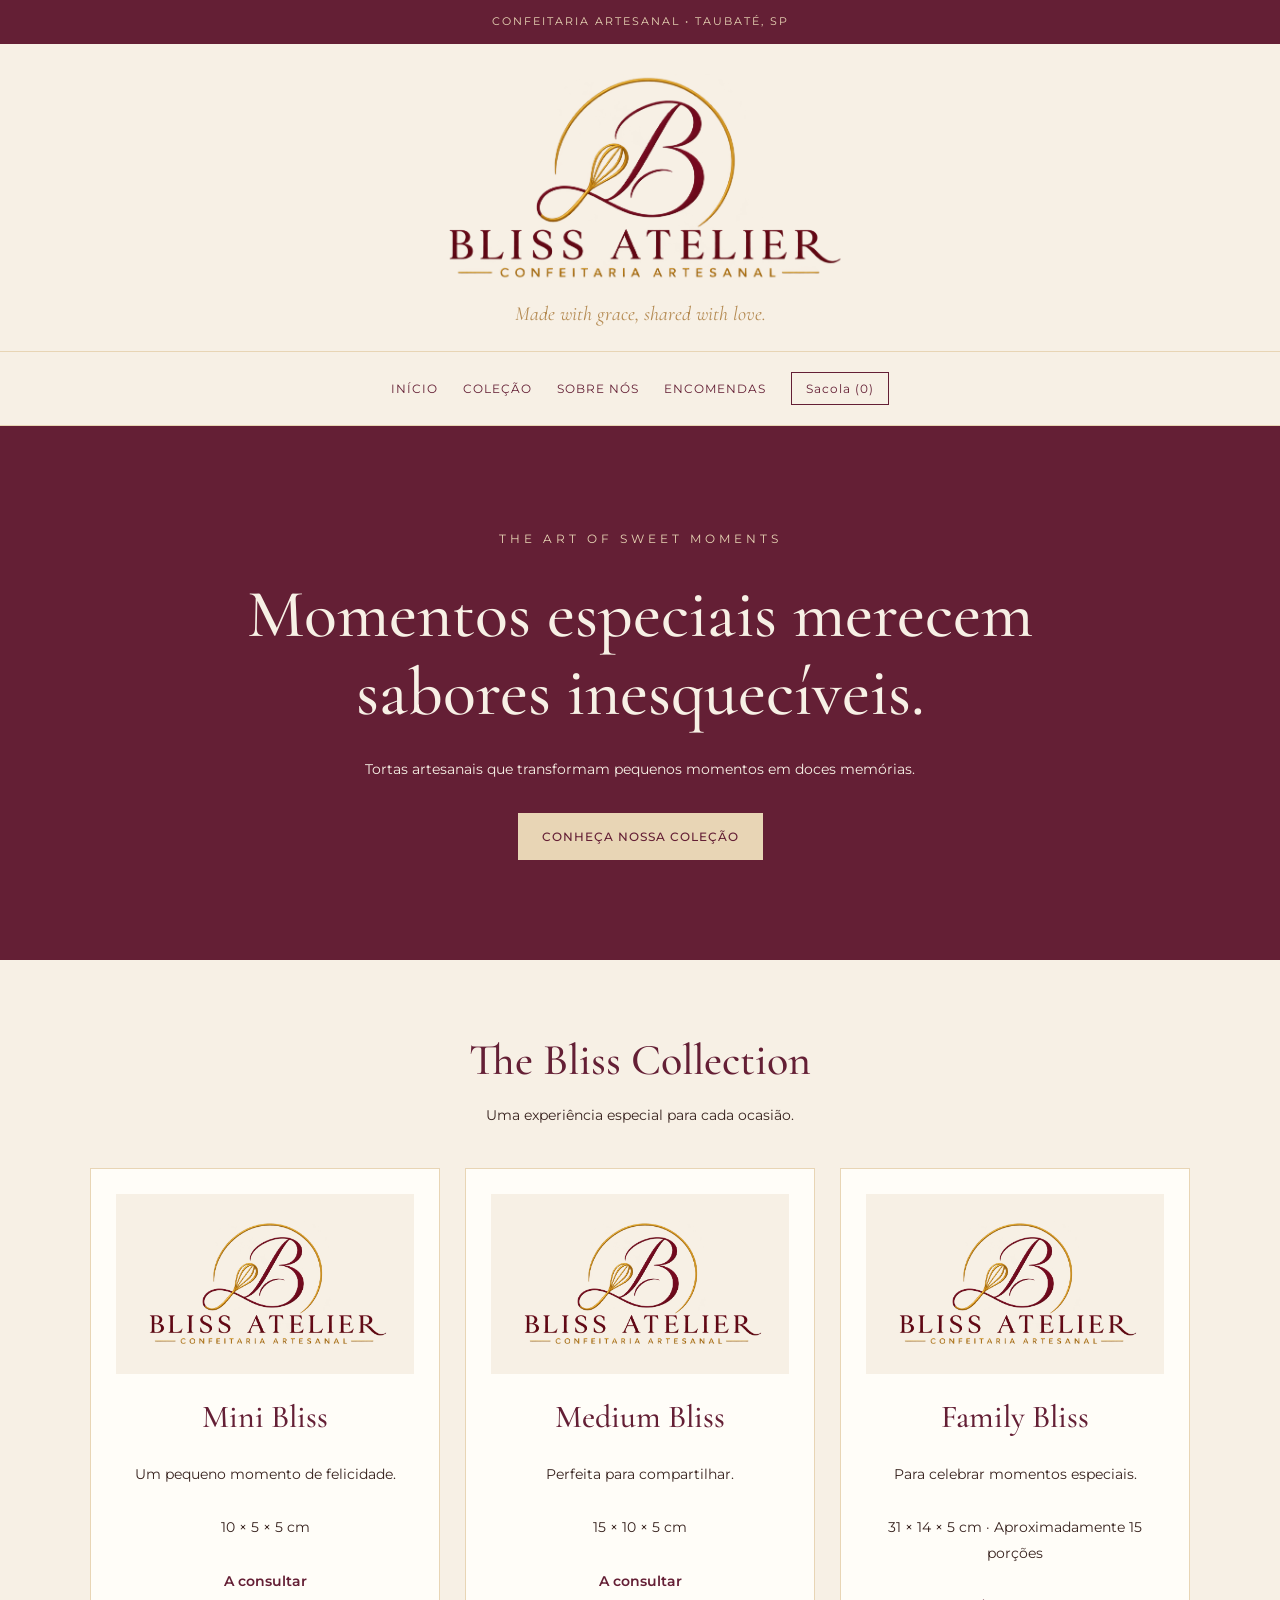
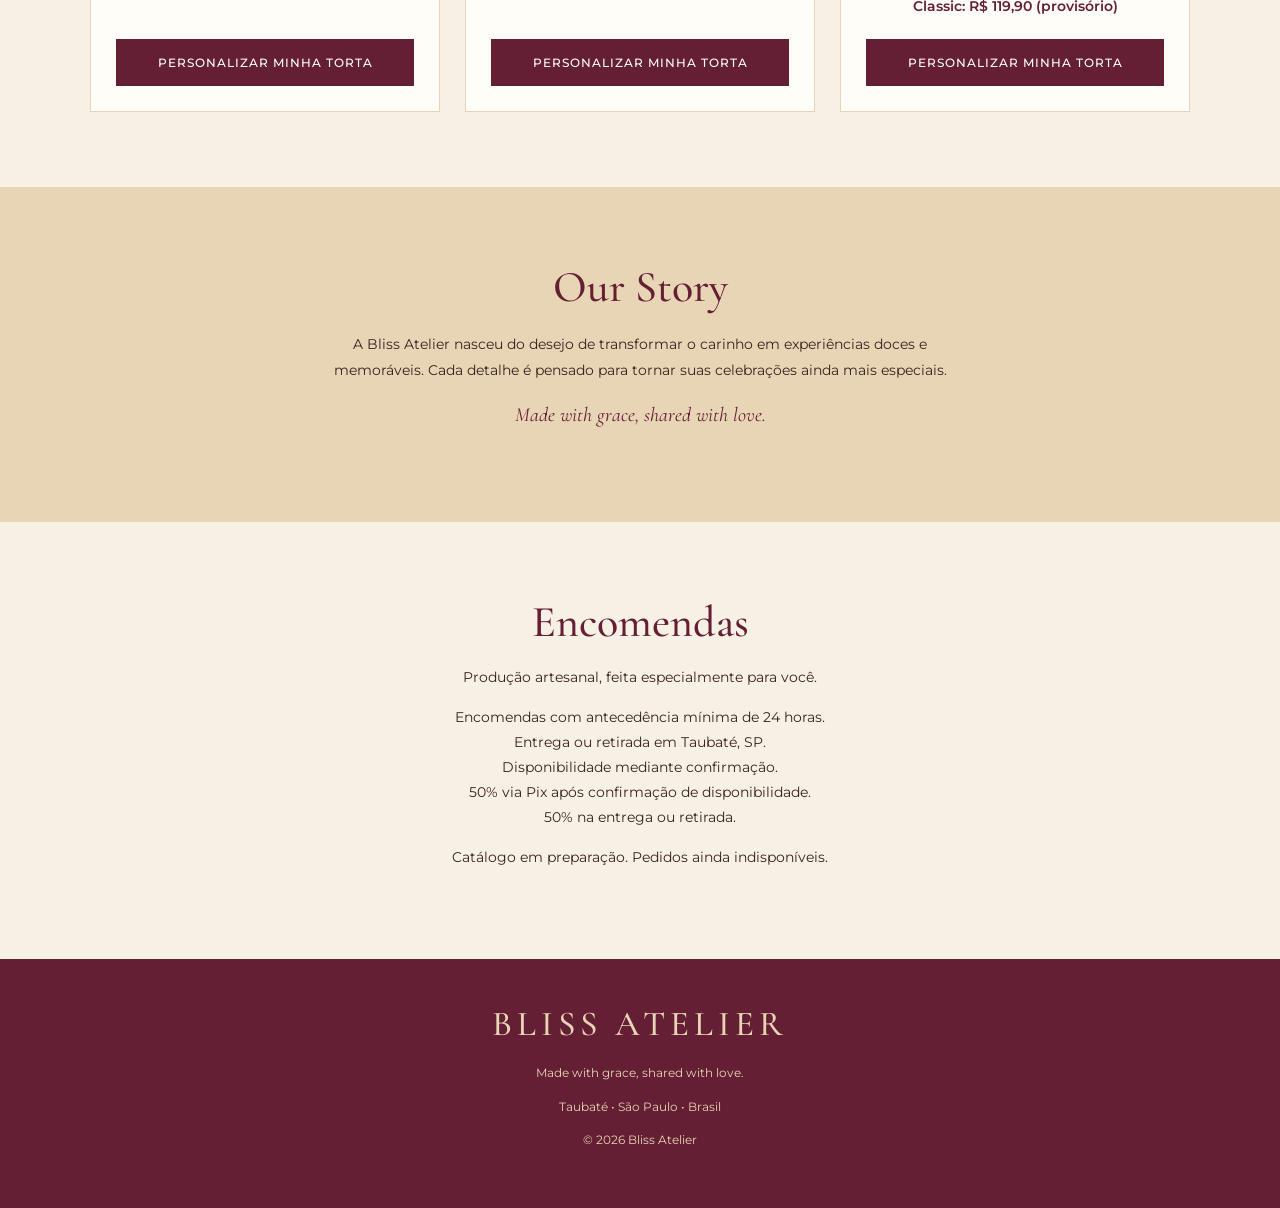
<file: index.html>
<!DOCTYPE html>
<html lang="pt-BR">
<head>
<meta charset="UTF-8">
<meta name="viewport" content="width=device-width, initial-scale=1">

<title>Bliss Atelier | Confeitaria Artesanal</title>

<link rel="icon" href="logo.png">

<link href="https://fonts.googleapis.com/css2?family=Cormorant+Garamond:wght@400;500;600&family=Montserrat:wght@400;500;600&display=swap" rel="stylesheet">

<style>

:root {
    --bordeaux: #641F35;
    --champagne: #E8D5B5;
    --ivory: #F7F0E5;
    --gold: #B58B53;
    --chocolate: #38231F;
}

* {
    box-sizing: border-box;
}

html {
    scroll-behavior: smooth;
}

body {
    margin: 0;
    background: var(--ivory);
    color: var(--chocolate);
    font: 14px/1.8 Montserrat, sans-serif;
}

h1, h2, h3 {
    font-family: 'Cormorant Garamond', Georgia, serif;
    font-weight: 500;
    line-height: 1.15;
    margin: 0 0 18px;
}

h2 {
    font-size: 44px;
    color: var(--bordeaux);
}

h3 {
    font-size: 32px;
    color: var(--bordeaux);
}

/* BARRA SUPERIOR */

.announcement {
    background: var(--bordeaux);
    color: var(--champagne);
    text-align: center;
    padding: 12px;
    font-size: 11px;
    letter-spacing: 2px;
}

/* CABEÇALHO */

header {
    text-align: center;
    padding: 30px 20px 25px;
}

.brand-logo {
    display: block;
    width: 420px;
    max-width: 90%;
    height: auto;
    margin: auto;
}

.tagline {
    font: italic 20px 'Cormorant Garamond', Georgia, serif;
    color: var(--gold);
    margin: 18px 0 0;
}

/* MENU */

nav {
    display: flex;
    justify-content: center;
    align-items: center;
    flex-wrap: wrap;
    gap: 25px;
    padding: 20px;
    border-block: 1px solid var(--champagne);
}

nav a, .bag {
    color: var(--bordeaux);
    text-decoration: none;
    font-size: 12px;
    letter-spacing: 1px;
}

.bag {
    background: none;
    border: 1px solid var(--bordeaux);
    padding: 8px 14px;
}

/* APRESENTAÇÃO */

.hero {
    text-align: center;
    background: var(--bordeaux);
    color: var(--ivory);
    padding: 100px 25px;
}

.hero span {
    color: var(--champagne);
    font-size: 12px;
    letter-spacing: 4px;
}

.hero h1 {
    font-size: clamp(38px, 6vw, 68px);
    max-width: 800px;
    margin: 25px auto;
}

.hero p {
    max-width: 550px;
    margin: auto;
}

/* BOTÕES */

.button, .primary {
    display: inline-block;
    background: var(--champagne);
    color: var(--bordeaux);
    padding: 16px 24px;
    border: 0;
    text-decoration: none;
    font: 500 12px Montserrat, sans-serif;
    letter-spacing: 1px;
    cursor: pointer;
    transition: background .25s, color .25s;
}

.button {
    margin-top: 30px;
}

.primary {
    background: var(--bordeaux);
    color: white;
    width: 100%;
}

.primary:hover, .button:hover {
    background: var(--gold);
    color: white;
}

button {
    cursor: pointer;
    font-family: inherit;
}

button:focus-visible,
a:focus-visible,
input:focus-visible,
select:focus-visible {
    outline: 3px solid var(--gold);
    outline-offset: 3px;
}

/* CATÁLOGO */

section {
    text-align: center;
    padding: 75px 25px;
}

.subtitle {
    margin: 15px auto 40px;
}

.products {
    display: grid;
    grid-template-columns: repeat(auto-fit, minmax(240px, 1fr));
    gap: 25px;
    max-width: 1100px;
    margin: auto;
}

.product {
    background: #fffdf8;
    border: 1px solid var(--champagne);
    padding: 25px;
    display: flex;
    flex-direction: column;
    align-items: center;
    transition: transform .3s, box-shadow .3s;
}

/* ANIMAÇÃO DOS PRODUTOS */

.product:hover,
.product:focus-within {
    transform: translateY(-4px);
    box-shadow: 0 8px 25px rgba(100, 31, 53, .12);
}

.product-image {
    height: 180px;
    width: 100%;
    background: var(--ivory);
    display: grid;
    place-items: center;
    margin-bottom: 25px;
}

.product-image img {
    width: 85%;
    max-height: 160px;
    object-fit: contain;
}

.product p {
    margin: 8px 0 20px;
}

.product .primary {
    margin-top: auto;
}

.price {
    color: var(--bordeaux);
    margin: 10px 0 20px;
    font-weight: 600;
}

/* SOBRE NÓS */

.about {
    background: var(--champagne);
}

.about p {
    max-width: 650px;
    margin: 20px auto;
}

.about .tagline {
    color: var(--bordeaux);
}

/* RODAPÉ */

footer {
    text-align: center;
    background: var(--bordeaux);
    color: var(--champagne);
    padding: 45px 20px;
}

footer h2 {
    color: inherit;
    font-size: 35px;
    letter-spacing: 5px;
}

footer p {
    font-size: 12px;
}

/* JANELAS DE PERSONALIZAÇÃO */

dialog {
    width: min(620px, 94vw);
    max-height: 90vh;
    overflow: auto;
    background: var(--ivory);
    color: var(--chocolate);
    border: 1px solid var(--champagne);
    padding: 25px;
}

dialog::backdrop {
    background: #38231f99;
}

.dialoghead {
    display: flex;
    align-items: flex-start;
    justify-content: space-between;
    gap: 12px;
}

.dialoghead h2 {
    font-size: 36px;
}

.close {
    border: 0;
    background: none;
    color: var(--bordeaux);
    font-size: 32px;
    line-height: 1;
}

form > label {
    display: block;
    font-weight: 600;
    color: var(--bordeaux);
    margin: 18px 0 8px;
}

select,
input[type="number"] {
    width: 100%;
    padding: 12px;
    border: 1px solid var(--gold);
    background: white;
    font: inherit;
    color: inherit;
}

/* DECORAÇÕES */

.decorations {
    display: grid;
    grid-template-columns: 1fr 1fr;
    gap: 8px;
}

.decor {
    display: flex;
    gap: 8px;
    align-items: flex-start;
    border: 1px solid var(--champagne);
    padding: 10px;
    background: #fffdf8;
    cursor: pointer;
}

.decor:has(input:checked) {
    background: var(--champagne);
    border-color: var(--bordeaux);
}

.decor input {
    accent-color: var(--bordeaux);
}

.decor small {
    display: block;
}

/* SACOLA */

.item {
    border-bottom: 1px solid var(--champagne);
    padding: 14px 0;
}

.item button {
    background: none;
    border: 1px solid var(--bordeaux);
    color: var(--bordeaux);
    padding: 6px 10px;
}

.note {
    font-size: 12px;
}

#total, #estimate {
    font-weight: 600;
    color: var(--bordeaux);
}

/* CELULARES */

@media (max-width: 600px) {

    header {
        padding: 25px 15px;
    }

    .brand-logo {
        width: 340px;
    }

    .hero {
        padding: 65px 20px;
    }

    nav {
        gap: 14px;
    }

    nav a {
        font-size: 10px;
    }

    section {
        padding: 50px 20px;
    }

    h2 {
        font-size: 36px;
    }

    .products {
        grid-template-columns: 1fr;
    }

    dialog {
        padding: 16px;
    }

    .decorations {
        grid-template-columns: 1fr;
    }
}

@media (prefers-reduced-motion: reduce) {
    * {
        transition: none !important;
        scroll-behavior: auto !important;
    }
}

</style>
</head>

<body>

<!-- BARRA SUPERIOR -->

<div class="announcement">
    CONFEITARIA ARTESANAL • TAUBATÉ, SP
</div>

<!-- LOGO OFICIAL -->

<header id="inicio">

    <img
        class="brand-logo"
        src="logo.png"
        alt="Bliss Atelier - Confeitaria Artesanal"
    >

    <p class="tagline">
        Made with grace, shared with love.
    </p>

</header>

<!-- MENU -->

<nav>

    <a href="#inicio">INÍCIO</a>

    <a href="#colecao">COLEÇÃO</a>

    <a href="#sobre">SOBRE NÓS</a>

    <a href="#pedidos">ENCOMENDAS</a>

    <button id="bagButton" class="bag">
        Sacola (<span id="count">0</span>)
    </button>

</nav>

<main>

<!-- APRESENTAÇÃO -->

<div class="hero">

    <span>THE ART OF SWEET MOMENTS</span>

    <h1>
        Momentos especiais merecem sabores inesquecíveis.
    </h1>

    <p>
        Tortas artesanais que transformam pequenos
        momentos em doces memórias.
    </p>

    <a class="button" href="#colecao">
        CONHEÇA NOSSA COLEÇÃO
    </a>

</div>

<!-- CATÁLOGO -->

<section id="colecao">

    <h2>The Bliss Collection</h2>

    <p class="subtitle">
        Uma experiência especial para cada ocasião.
    </p>

    <div class="products" id="products"></div>

</section>

<!-- SOBRE NÓS -->

<section class="about" id="sobre">

    <h2>Our Story</h2>

    <p>
        A Bliss Atelier nasceu do desejo de transformar
        o carinho em experiências doces e memoráveis.
        Cada detalhe é pensado para tornar suas
        celebrações ainda mais especiais.
    </p>

    <p class="tagline">
        Made with grace, shared with love.
    </p>

</section>

<!-- ENCOMENDAS -->

<section id="pedidos">

    <h2>Encomendas</h2>

    <p>
        Produção artesanal, feita especialmente para você.
    </p>

    <p>
        Encomendas com antecedência mínima de 24 horas.
        <br>
        Entrega ou retirada em Taubaté, SP.
        <br>
        Disponibilidade mediante confirmação.
        <br>
        50% via Pix após confirmação de disponibilidade.
        <br>
        50% na entrega ou retirada.
    </p>

    <p>
        Catálogo em preparação. Pedidos ainda indisponíveis.
    </p>

</section>

</main>

<!-- RODAPÉ -->

<footer>

    <h2>BLISS ATELIER</h2>

    <p>Made with grace, shared with love.</p>

    <p>Taubaté • São Paulo • Brasil</p>

    <p>© 2026 Bliss Atelier</p>

</footer>

<!-- JANELA DE PERSONALIZAÇÃO -->

<dialog id="custom">

    <div class="dialoghead">

        <h2 id="productTitle"></h2>

        <button
            class="close"
            data-close="custom"
            aria-label="Fechar"
        >×</button>

    </div>

    <p id="dimensions"></p>

    <form id="customForm">

        <label for="cover">
            01 — Cobertura
        </label>

        <select id="cover">

            <option>
                Ganache de chocolate ao leite
            </option>

            <option>
                Ganache de chocolate meio amargo
            </option>

        </select>

        <label>
            02 — Decoração
        </label>

        <div
            id="decorations"
            class="decorations"
        ></div>

        <label for="qty">
            03 — Quantidade
        </label>

        <input
            id="qty"
            type="number"
            min="1"
            max="99"
            step="1"
            value="1"
            required
        >

        <p id="estimate" aria-live="polite"></p>

        <button class="primary" type="submit">
            ADICIONAR À SACOLA
        </button>

    </form>

</dialog>

<!-- JANELA DA SACOLA -->

<dialog id="bagDialog">

    <div class="dialoghead">

        <h2>Minha sacola</h2>

        <button
            class="close"
            data-close="bagDialog"
            aria-label="Fechar"
        >×</button>

    </div>

    <div id="items"></div>

    <p id="total"></p>

    <p class="note">
        Valores provisórios. Entrega não incluída.
        Nenhum pedido será enviado nesta etapa.
    </p>

    <button
        class="primary"
        data-close="bagDialog"
    >
        CONTINUAR ESCOLHENDO
    </button>

</dialog>

<!-- JAVASCRIPT -->

<script>

'use strict';

/* PRODUTOS */

const products = [

    {
        id: 'mini',
        name: 'Mini Bliss',
        dimensions: '10 × 5 × 5 cm',
        description: 'Um pequeno momento de felicidade.'
    },

    {
        id: 'medium',
        name: 'Medium Bliss',
        dimensions: '15 × 10 × 5 cm',
        description: 'Perfeita para compartilhar.'
    },

    {
        id: 'family',
        name: 'Family Bliss',
        dimensions: '31 × 14 × 5 cm · Aproximadamente 15 porções',
        description: 'Para celebrar momentos especiais.'
    }

];

/* DECORAÇÕES PROVISÓRIAS */

const decorations = [

    ['Classic Bliss', 'Ganache tradicional'],

    ['Starry Christmas', 'Estrelas de chocolate'],

    ['Golden Christmas', 'Árvore e detalhes dourados'],

    ['Strawberry Bliss', 'Morangos'],

    ['Cherry Elegance', 'Cerejas'],

    ['Nutty Bliss', 'Nozes']

];

/* FUNÇÕES AUXILIARES */

const $ = id => document.getElementById(id);

const money = n => n.toLocaleString('pt-BR', {
    style: 'currency',
    currency: 'BRL'
});

/* PREÇOS PROVISÓRIOS */

const price = (id, decor) =>
    id === 'family' && decor === 'Classic Bliss'
        ? 119.90
        : null;

/* RECUPERAR SACOLA SALVA */

let cart = [];

try {

    const saved = JSON.parse(
        localStorage.getItem('bliss-cart-v1') || '[]'
    );

    if (Array.isArray(saved)) {

        cart = saved.filter(x =>
            x &&
            products.some(p => p.id === x.id) &&
            decorations.some(d => d[0] === x.decor) &&
            Array.from($('cover').options).some(
                o => o.value === x.cover
            ) &&
            Number.isInteger(x.qty) &&
            x.qty >= 1 &&
            x.qty <= 99
        );

    }

} catch (e) {
    cart = [];
}

let active = null;

/* CRIAR ELEMENTOS */

function node(tag, text, cls) {

    const el = document.createElement(tag);

    if (text !== undefined) {
        el.textContent = text;
    }

    if (cls) {
        el.className = cls;
    }

    return el;
}

/* SALVAR SACOLA */

function save() {

    try {

        localStorage.setItem(
            'bliss-cart-v1',
            JSON.stringify(cart)
        );

    } catch (e) {}

    renderCart();
}

/* CRIAR VITRINE */

for (const p of products) {

    const card = node(
        'article',
        undefined,
        'product'
    );

    const image = node(
        'div',
        undefined,
        'product-image'
    );

    const logo = node('img');

    logo.src = 'logo.png';

    logo.alt = 'Imagem provisória da marca';

    image.append(logo);

    const b = node(
        'button',
        'PERSONALIZAR MINHA TORTA',
        'primary'
    );

    b.addEventListener('click', () => {
        openProduct(p);
    });

    card.append(

        image,

        node('h3', p.name),

        node('p', p.description),

        node('p', p.dimensions),

        node(
            'p',
            p.id === 'family'
                ? 'Classic: R$ 119,90 (provisório)'
                : 'A consultar',
            'price'
        ),

        b

    );

    $('products').append(card);
}

/* CRIAR OPÇÕES DE DECORAÇÃO */

for (const [i, d] of decorations.entries()) {

    const label = node(
        'label',
        undefined,
        'decor'
    );

    const radio = node('input');

    radio.type = 'radio';

    radio.name = 'decoration';

    radio.value = d[0];

    radio.defaultChecked = i === 0;

    radio.checked = i === 0;

    radio.required = true;

    const content = node('span', d[0]);

    content.append(
        node('small', d[1])
    );

    label.append(radio, content);

    $('decorations').append(label);
}

/* IDENTIFICAR DECORAÇÃO SELECIONADA */

function chosen() {

    return (

        document.querySelector(
            'input[name="decoration"]:checked'
        )

        ||

        document.querySelector(
            'input[name="decoration"]'
        )

    ).value;

}

/* ATUALIZAR PREÇO */

function update() {

    if (!active) return;

    const q = Number($('qty').value);

    const p = price(active.id, chosen());

    $('estimate').textContent =

        p === null

        ? 'Valor a consultar'

        : Number.isInteger(q) &&
          q >= 1 &&
          q <= 99

        ? `Subtotal provisório: ${money(p * q)}`

        : 'Informe uma quantidade válida';

}

/* ABRIR PERSONALIZAÇÃO */

function openProduct(p) {

    active = p;

    $('customForm').reset();

    $('productTitle').textContent = p.name;

    $('dimensions').textContent = p.dimensions;

    update();

    $('custom').showModal();

}

/* ATUALIZAR FORMULÁRIO */

$('customForm').addEventListener(
    'input',
    update
);

$('customForm').addEventListener(
    'change',
    update
);

/* ADICIONAR À SACOLA */

$('customForm').addEventListener('submit', e => {

    e.preventDefault();

    if (
        !active ||
        !$('customForm').reportValidity()
    ) return;

    cart.push({

        id: active.id,

        cover: $('cover').value,

        decor: chosen(),

        qty: Number($('qty').value)

    });

    save();

    $('custom').close();

    $('bagDialog').showModal();

});

/* EXIBIR SACOLA */

function renderCart() {

    $('count').textContent = cart.reduce(
        (n, x) => n + x.qty,
        0
    );

    $('items').replaceChildren();

    let total = 0;

    let unknown = false;

    cart.forEach((x, i) => {

        const p = products.find(
            p => p.id === x.id
        );

        const unit = price(x.id, x.decor);

        if (unit === null) {

            unknown = true;

        } else {

            total += unit * x.qty;

        }

        const row = node(
            'div',
            undefined,
            'item'
        );

        const remove = node(
            'button',
            'Remover'
        );

        remove.addEventListener('click', () => {

            cart.splice(i, 1);

            save();

        });

        row.append(

            node(
                'strong',
                `${x.qty} × ${p.name}`
            ),

            node('div', x.cover),

            node('div', x.decor),

            node(
                'p',
                unit === null
                    ? 'A consultar'
                    : money(unit * x.qty)
            ),

            remove

        );

        $('items').append(row);

    });

    if (!cart.length) {

        $('items').append(
            node('p', 'Sua sacola está vazia.')
        );

    }

    $('total').textContent = unknown

        ? `Subtotal dos itens com preço: ${money(total)} + itens a consultar`

        : `Subtotal provisório: ${money(total)}`;

}

/* ABRIR SACOLA */

$('bagButton').addEventListener('click', () => {

    renderCart();

    $('bagDialog').showModal();

});

/* FECHAR JANELAS */

document.querySelectorAll('[data-close]').forEach(b => {

    b.addEventListener('click', () => {

        $(b.dataset.close).close();

    });

});

/* INICIAR LOJA */

renderCart();

</script>

</body>
</html>
</file>
